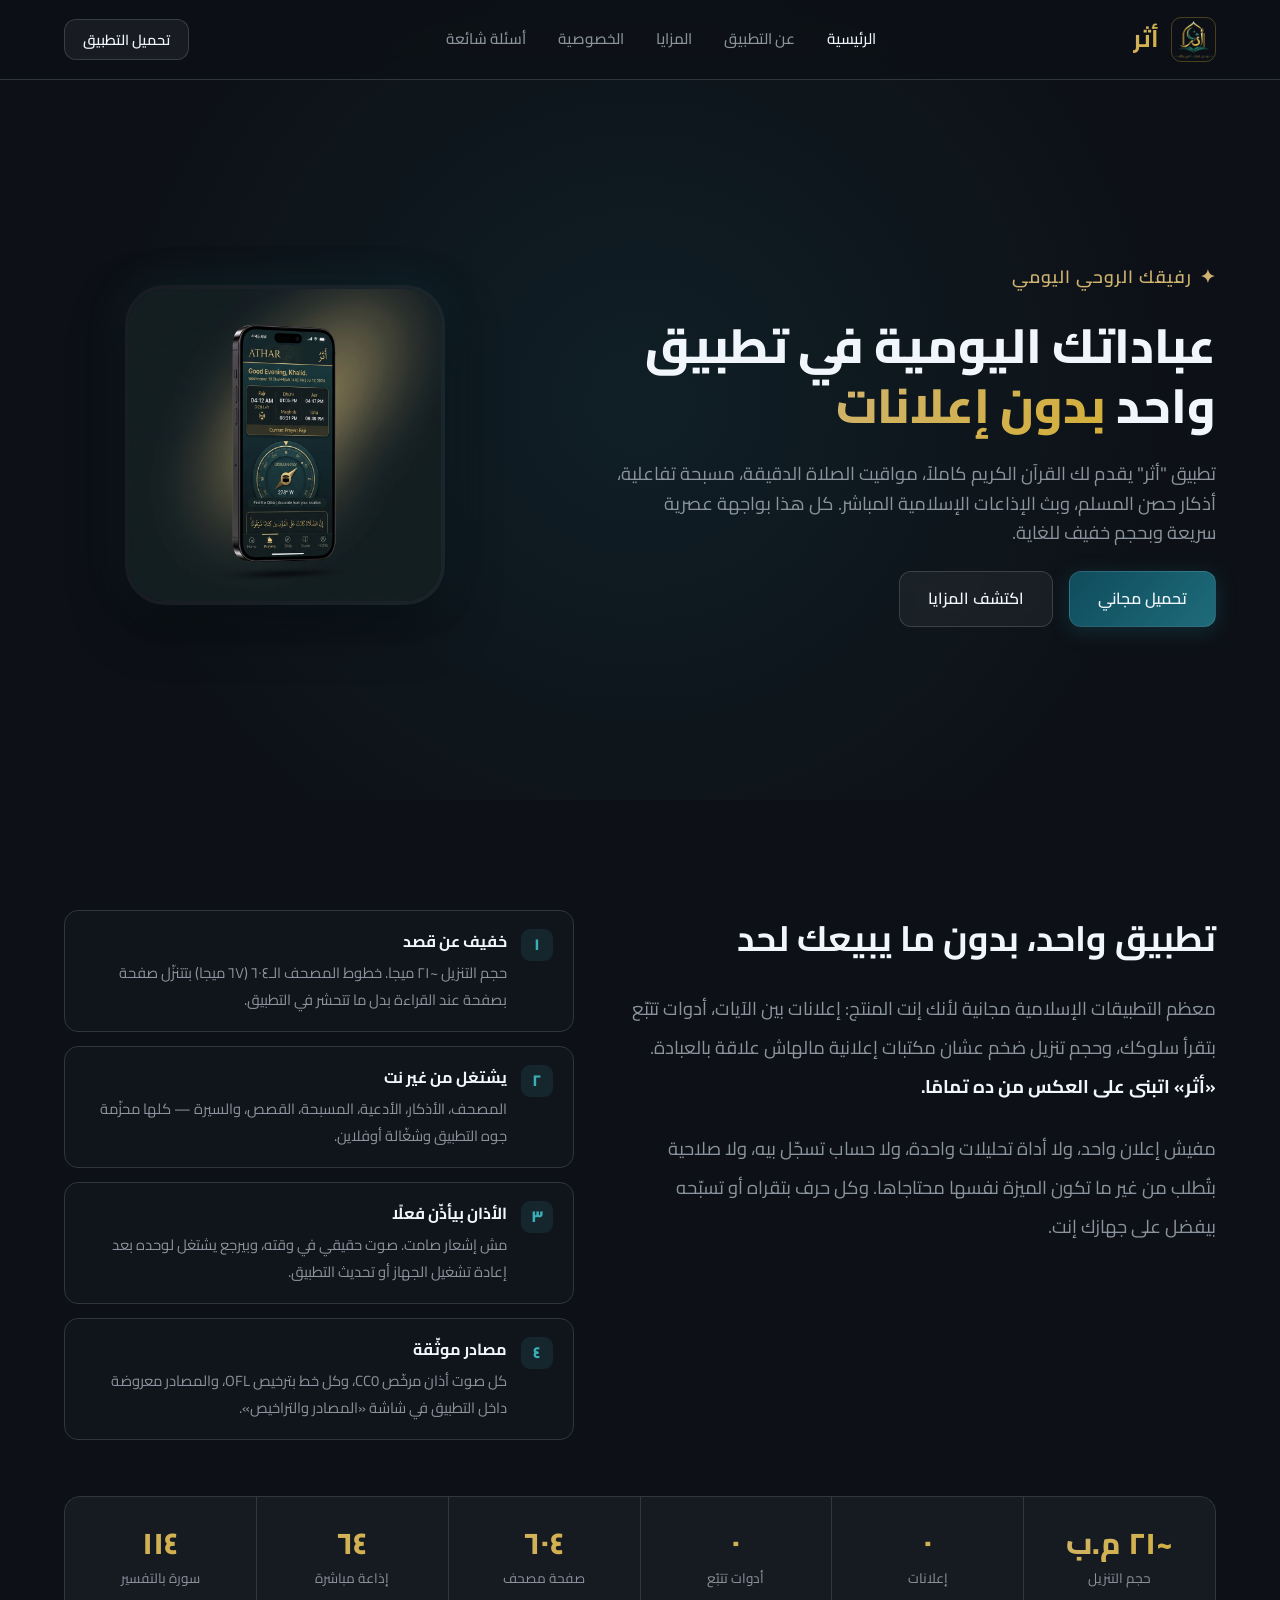
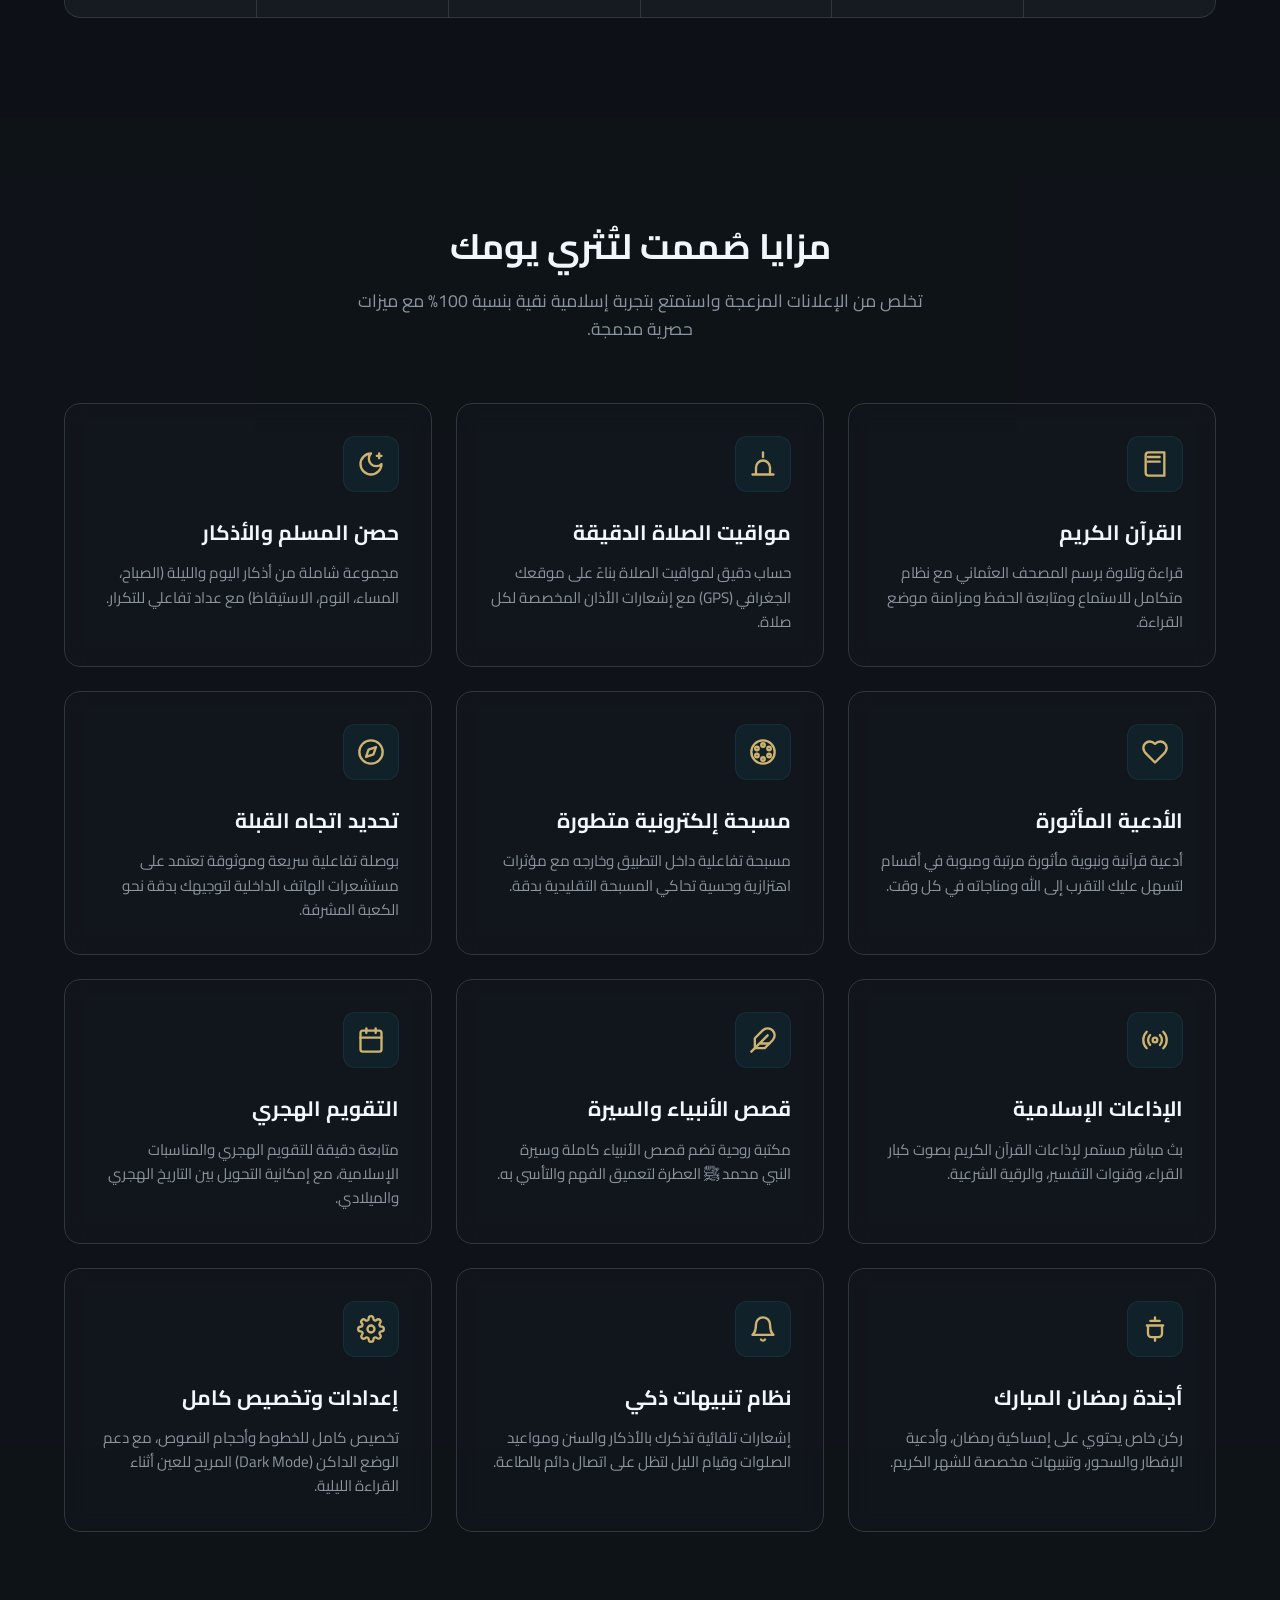
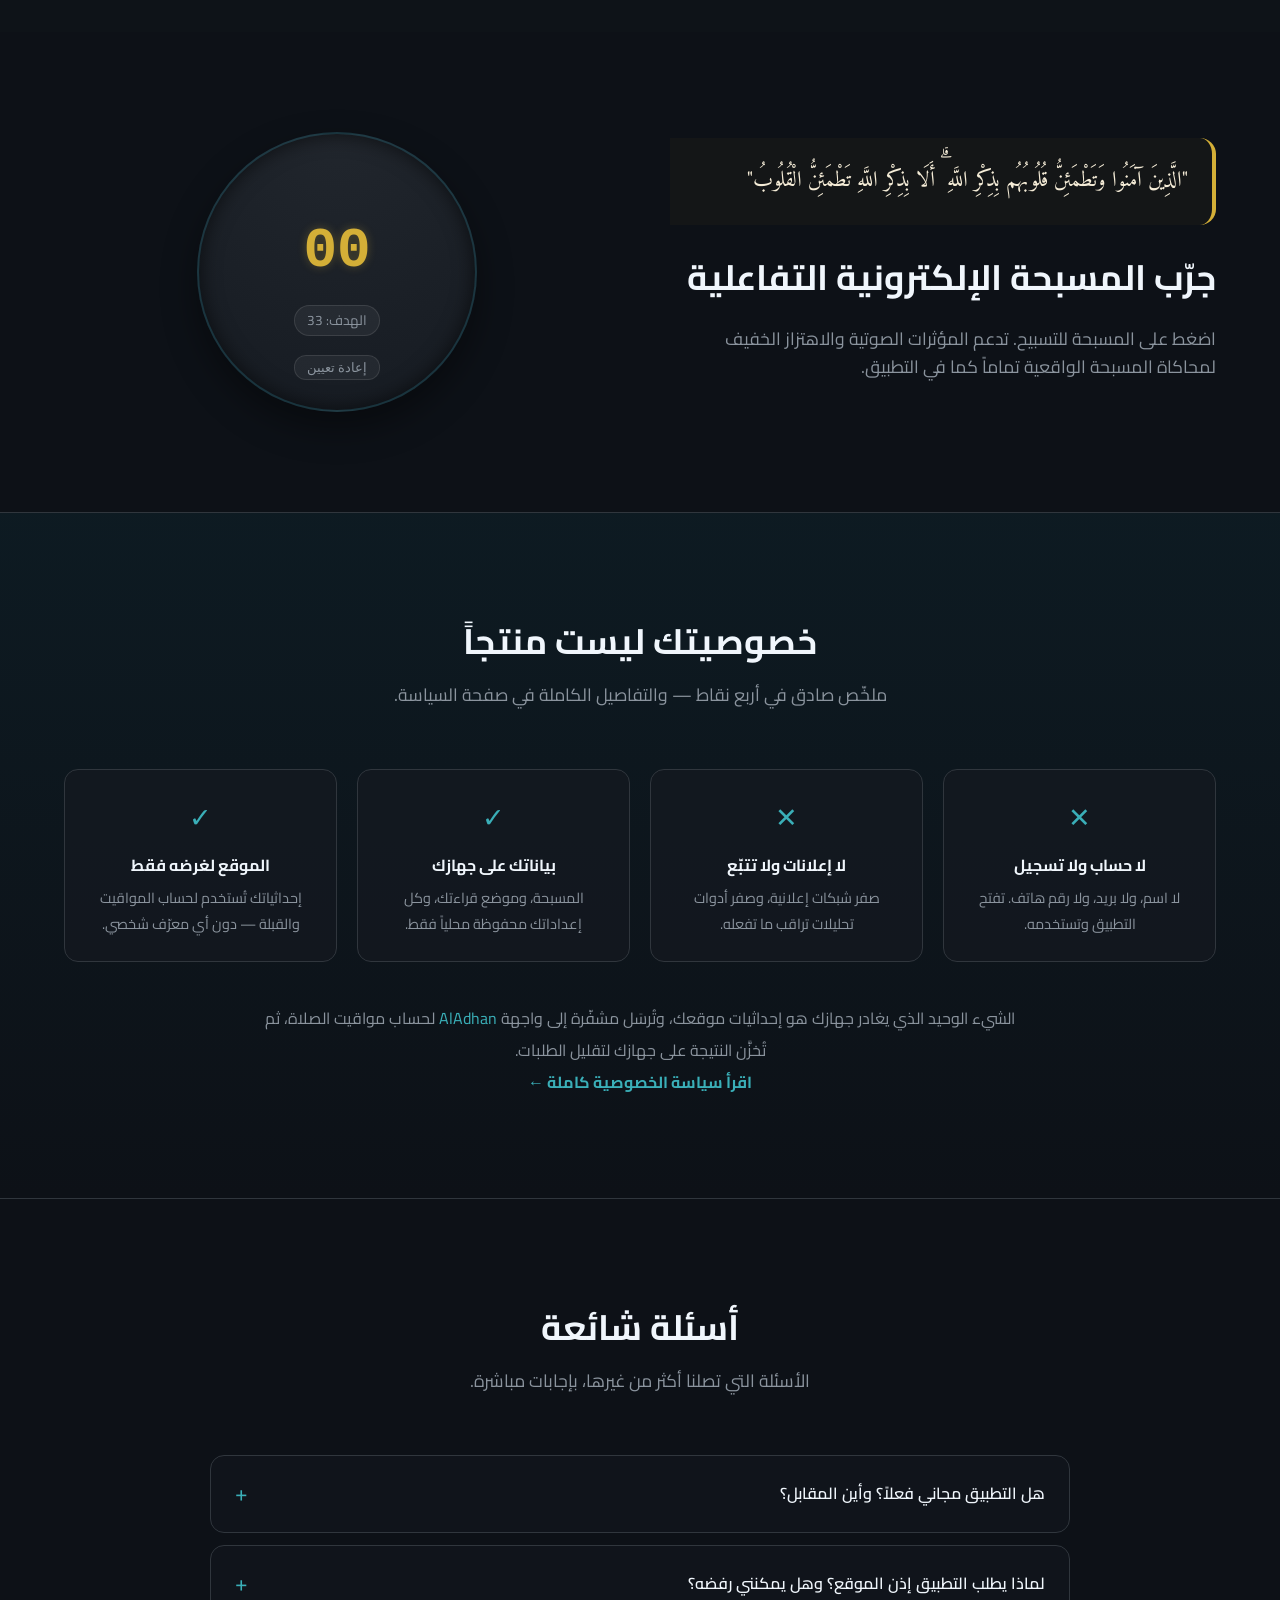
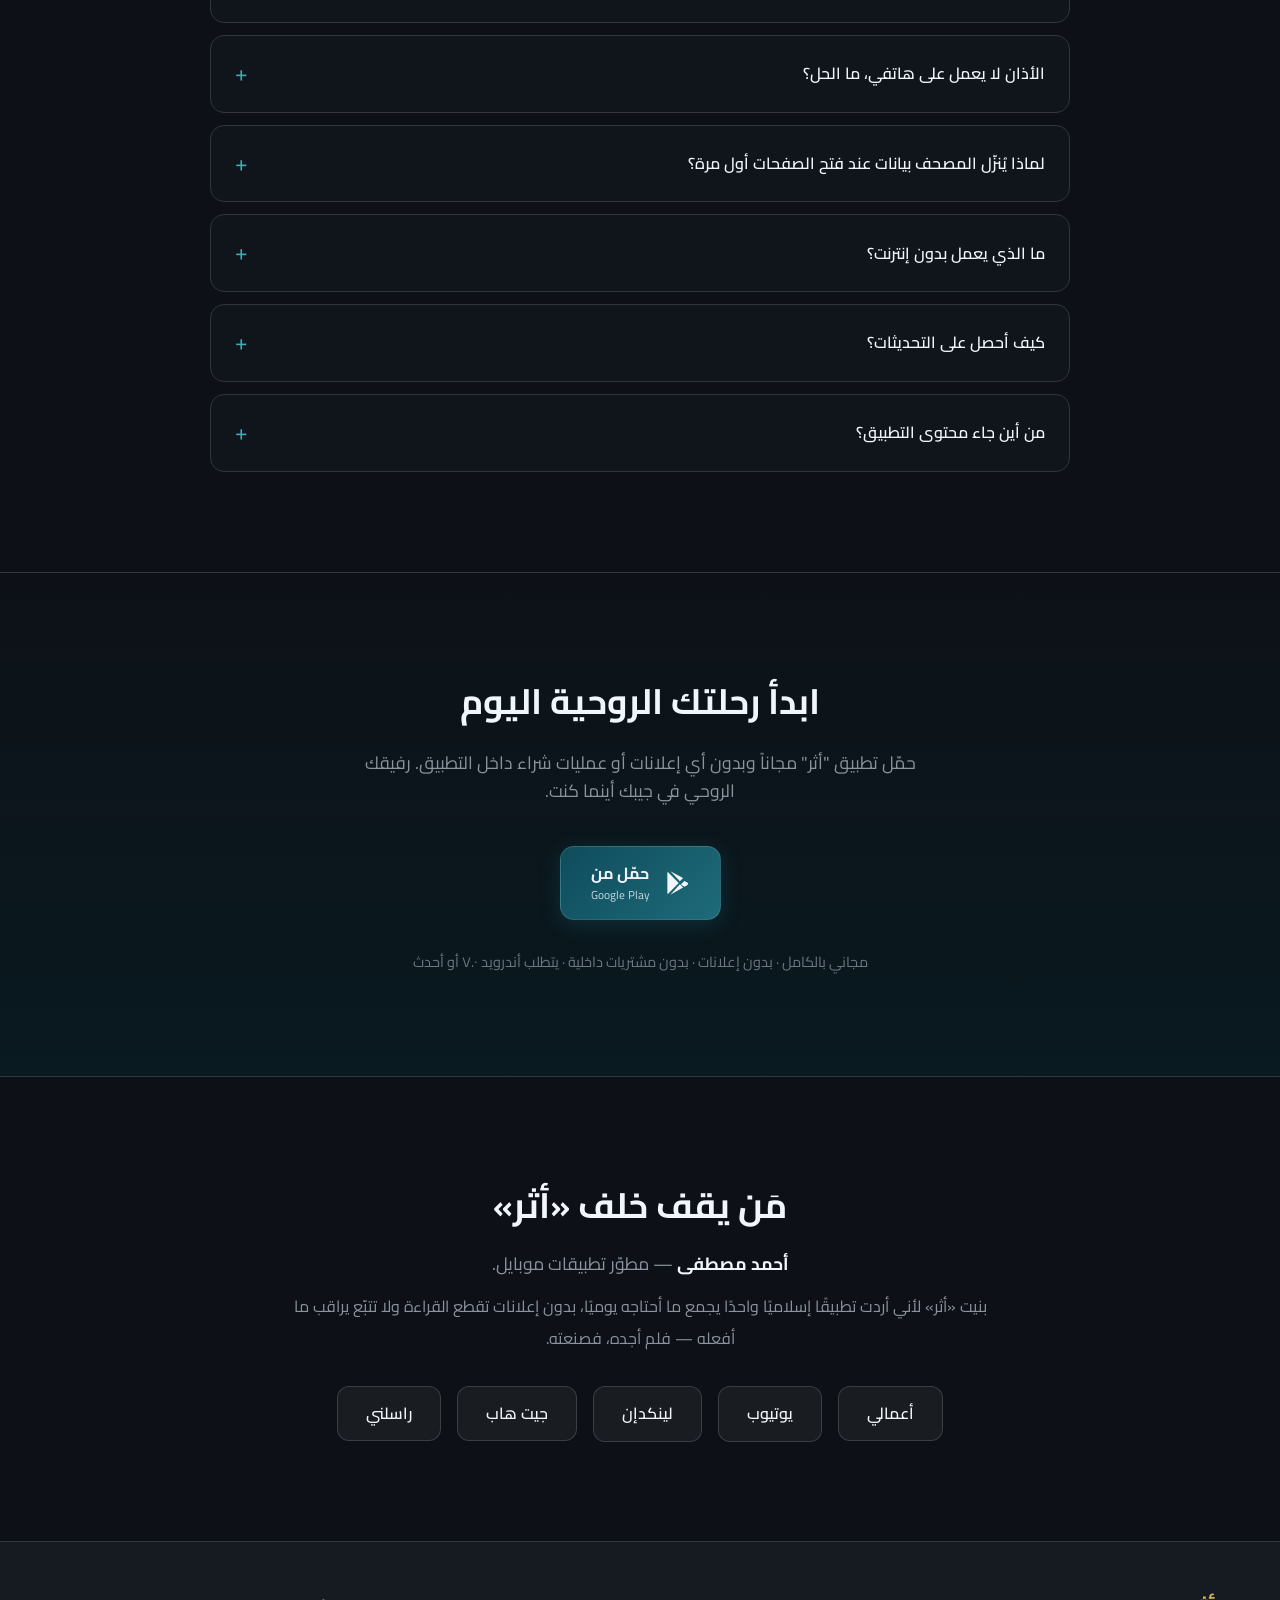
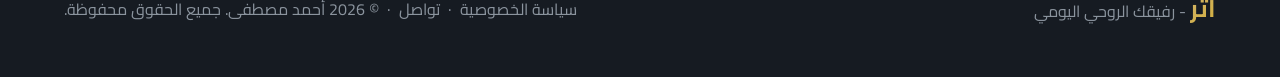
<file: index.html>
<!DOCTYPE html>
<html lang="ar" dir="rtl">
<head>
  <meta charset="UTF-8">
  <meta name="viewport" content="width=device-width, initial-scale=1.0">
  <title>أثر | رفيقك الروحي اليومي</title>
  <meta name="description" content="تطبيق أثر الإسلامي - رفيقك الروحي اليومي لمواقيت الصلاة والقرآن الكريم والأذكار والمسبحة الإلكترونية بدون إعلانات وبحجم خفيف جداً.">
  <link rel="icon" type="image/png" href="assets/logo.png">
  
  <!-- CSS Stylesheets (Modularized for Clean Code) -->
  <link rel="stylesheet" href="css/base.css">
  <link rel="stylesheet" href="css/layout.css">
  <link rel="stylesheet" href="css/components.css">
  <link rel="stylesheet" href="css/demo.css">
  <link rel="stylesheet" href="css/sections.css">
</head>
<body>

  <!-- Navbar Section -->
  <header class="header">
    <div class="container">
      <div class="logo-area" id="logo-container">
        <img src="assets/logo.png" alt="شعار تطبيق أثر" class="logo-img" id="logo-icon">
        <span class="logo-text" id="logo-title">أثر</span>
      </div>
      <nav class="nav-links" id="nav-menu">
        <a href="#hero" class="nav-link active" id="link-hero">الرئيسية</a>
        <a href="#about" class="nav-link" id="link-about">عن التطبيق</a>
        <a href="#features" class="nav-link" id="link-features">المزايا</a>
        <a href="#privacy" class="nav-link" id="link-privacy">الخصوصية</a>
        <a href="#faq" class="nav-link" id="link-faq">أسئلة شائعة</a>
      </nav>
      <a href="#download" class="btn btn-secondary" style="padding: 8px 18px; font-size: 0.9rem;" id="nav-download-btn">تحميل التطبيق</a>
    </div>
  </header>

  <!-- Hero Section -->
  <section class="hero" id="hero">
    <div class="container hero-grid">
      <div class="hero-content" id="hero-info">
        <div class="hero-subtitle" id="hero-tag"><span class="accent-dot">✦</span> رفيقك الروحي اليومي</div>
        <h1 class="hero-title" id="main-heading">عباداتك اليومية في تطبيق واحد <span>بدون إعلانات</span></h1>
        <p class="hero-description" id="hero-desc">تطبيق "أثر" يقدم لك القرآن الكريم كاملاً، مواقيت الصلاة الدقيقة، مسبحة تفاعلية، أذكار حصن المسلم، وبث الإذاعات الإسلامية المباشر. كل هذا بواجهة عصرية سريعة وبحجم خفيف للغاية.</p>
        <div class="btn-group" id="hero-buttons">
          <a href="#download" class="btn btn-primary" id="btn-hero-download">تحميل مجاني</a>
          <a href="#features" class="btn btn-secondary" id="btn-hero-learn">اكتشف المزايا</a>
        </div>
      </div>
      <div class="hero-mockup" id="hero-phone-mockup">
        <img src="assets/mockup.png" alt="واجهة تطبيق أثر على هاتف ذكي" class="mockup-img" id="mockup-image">
      </div>
    </div>
  </section>

  <!-- About Section -->
  <section class="section" id="about">
    <div class="container">
      <div class="about-grid">
        <div>
          <h2 class="section-title" style="text-align: right; margin-bottom: 24px;">تطبيق واحد، بدون ما يبيعك لحد</h2>
          <p class="about-lead">
            معظم التطبيقات الإسلامية مجانية لأنك إنت المنتج: إعلانات بين الآيات، أدوات تتبّع بتقرأ سلوكك،
            وحجم تنزيل ضخم عشان مكتبات إعلانية مالهاش علاقة بالعبادة.
            <strong>«أثر» اتبنى على العكس من ده تمامًا.</strong>
          </p>
          <p class="about-lead">
            مفيش إعلان واحد، ولا أداة تحليلات واحدة، ولا حساب تسجّل بيه، ولا صلاحية بتُطلب من غير ما تكون
            الميزة نفسها محتاجاها. وكل حرف بتقراه أو تسبّحه بيفضل على جهازك إنت.
          </p>
        </div>

        <ul class="pillar-list">
          <li class="pillar">
            <span class="pillar-mark">١</span>
            <span class="pillar-body">
              <strong>خفيف عن قصد</strong>
              <span>حجم التنزيل ~٢١ ميجا. خطوط المصحف الـ٦٠٤ (٦٧ ميجا) بتتنزّل صفحة بصفحة عند القراءة بدل ما تتحشر في التطبيق.</span>
            </span>
          </li>
          <li class="pillar">
            <span class="pillar-mark">٢</span>
            <span class="pillar-body">
              <strong>يشتغل من غير نت</strong>
              <span>المصحف، الأذكار، الأدعية، المسبحة، القصص، والسيرة — كلها محزّمة جوه التطبيق وشغّالة أوفلاين.</span>
            </span>
          </li>
          <li class="pillar">
            <span class="pillar-mark">٣</span>
            <span class="pillar-body">
              <strong>الأذان بيأذّن فعلًا</strong>
              <span>مش إشعار صامت. صوت حقيقي في وقته، وبيرجع يشتغل لوحده بعد إعادة تشغيل الجهاز أو تحديث التطبيق.</span>
            </span>
          </li>
          <li class="pillar">
            <span class="pillar-mark">٤</span>
            <span class="pillar-body">
              <strong>مصادر موثّقة</strong>
              <span>كل صوت أذان مرخّص CC0، وكل خط بترخيص OFL، والمصادر معروضة داخل التطبيق في شاشة «المصادر والتراخيص».</span>
            </span>
          </li>
        </ul>
      </div>

      <div class="stats-strip" id="stats">
        <div class="stat"><div class="stat-value">~٢١ م.ب</div><div class="stat-label">حجم التنزيل</div></div>
        <div class="stat"><div class="stat-value">٠</div><div class="stat-label">إعلانات</div></div>
        <div class="stat"><div class="stat-value">٠</div><div class="stat-label">أدوات تتبّع</div></div>
        <div class="stat"><div class="stat-value">٦٠٤</div><div class="stat-label">صفحة مصحف</div></div>
        <div class="stat"><div class="stat-value">٦٤</div><div class="stat-label">إذاعة مباشرة</div></div>
        <div class="stat"><div class="stat-value">١١٤</div><div class="stat-label">سورة بالتفسير</div></div>
      </div>
    </div>
  </section>

  <!-- Features Section -->
  <section class="section" id="features" style="background-color: rgba(22, 27, 34, 0.2);">
    <div class="container">
      <div class="section-header" id="features-header">
        <h2 class="section-title" id="features-title">مزايا صُممت لتُثري يومك</h2>
        <p class="section-desc" id="features-desc">تخلص من الإعلانات المزعجة واستمتع بتجربة إسلامية نقية بنسبة 100% مع ميزات حصرية مدمجة.</p>
      </div>
      <div class="features-grid" id="features-container"></div>
    </div>
  </section>

  <!-- Interactive Demo Section (Tasbeeh Counter) -->
  <section class="section" id="demo">
    <div class="container demo-layout">
      <div class="demo-content" id="demo-info">
        <div class="quote-card" id="quote-tasbeeh">
          "الَّذِينَ آمَنُوا وَتَطْمَئِنُّ قُلُوبُهُم بِذِكْرِ اللَّهِ ۗ أَلَا بِذِكْرِ اللَّهِ تَطْمَئِنُّ الْقُلُوبُ"
        </div>
        <h2 class="section-title" style="text-align: right; margin-bottom: 20px;" id="demo-title">جرّب المسبحة الإلكترونية التفاعلية</h2>
        <p class="section-desc" style="text-align: right; margin-bottom: 24px;" id="demo-desc">اضغط على المسبحة للتسبيح. تدعم المؤثرات الصوتية والاهتزاز الخفيف لمحاكاة المسبحة الواقعية تماماً كما في التطبيق.</p>
      </div>
      <div class="demo-interactive" id="demo-widget-container">
        <div class="tasbeeh-widget" id="tasbeeh-widget">
          <div class="tasbeeh-display" id="tasbeeh-count">00</div>
          <div class="tasbeeh-target" id="tasbeeh-target-text">الهدف: 33</div>
          <button class="tasbeeh-btn-reset" id="tasbeeh-reset">إعادة تعيين</button>
        </div>
      </div>
    </div>
  </section>

  <!-- Privacy Summary Section -->
  <section class="section privacy-band" id="privacy">
    <div class="container">
      <div class="section-header">
        <h2 class="section-title">خصوصيتك ليست منتجاً</h2>
        <p class="section-desc">ملخّص صادق في أربع نقاط — والتفاصيل الكاملة في صفحة السياسة.</p>
      </div>

      <div class="privacy-grid">
        <div class="privacy-card">
          <span class="mark">✕</span>
          <strong>لا حساب ولا تسجيل</strong>
          <span>لا اسم، ولا بريد، ولا رقم هاتف. تفتح التطبيق وتستخدمه.</span>
        </div>
        <div class="privacy-card">
          <span class="mark">✕</span>
          <strong>لا إعلانات ولا تتبّع</strong>
          <span>صفر شبكات إعلانية، وصفر أدوات تحليلات تراقب ما تفعله.</span>
        </div>
        <div class="privacy-card">
          <span class="mark">✓</span>
          <strong>بياناتك على جهازك</strong>
          <span>المسبحة، وموضع قراءتك، وكل إعداداتك محفوظة محلياً فقط.</span>
        </div>
        <div class="privacy-card">
          <span class="mark">✓</span>
          <strong>الموقع لغرضه فقط</strong>
          <span>إحداثياتك تُستخدم لحساب المواقيت والقبلة — دون أي معرّف شخصي.</span>
        </div>
      </div>

      <p class="privacy-note">
        الشيء الوحيد الذي يغادر جهازك هو إحداثيات موقعك، وتُرسَل مشفّرة إلى واجهة
        <a href="https://aladhan.com" target="_blank" rel="noopener">AlAdhan</a>
        لحساب مواقيت الصلاة، ثم تُخزَّن النتيجة على جهازك لتقليل الطلبات.
        <br>
        <a href="privacy.html" style="font-weight: 700;">اقرأ سياسة الخصوصية كاملة ←</a>
      </p>
    </div>
  </section>

  <!-- FAQ Section -->
  <section class="section" id="faq">
    <div class="container">
      <div class="section-header">
        <h2 class="section-title">أسئلة شائعة</h2>
        <p class="section-desc">الأسئلة التي تصلنا أكثر من غيرها، بإجابات مباشرة.</p>
      </div>

      <div class="faq-list">
        <details class="faq-item">
          <summary>هل التطبيق مجاني فعلاً؟ وأين المقابل؟</summary>
          <div class="faq-answer">
            مجاني بالكامل: لا إعلانات، ولا اشتراكات، ولا مشتريات داخل التطبيق، ولا نسخة «مدفوعة» بمزايا مخفية.
            لا يوجد مقابل — التطبيق مشروع شخصي، وتكلفته الحقيقية وقت لا مال.
          </div>
        </details>

        <details class="faq-item">
          <summary>لماذا يطلب التطبيق إذن الموقع؟ وهل يمكنني رفضه؟</summary>
          <div class="faq-answer">
            الموقع يُستخدم لأمرين فقط: حساب مواقيت الصلاة، وتحديد اتجاه القبلة.
            <strong>ويمكنك رفضه تماماً</strong> — يوجد خيار «تخطّي الآن» في شاشة الموقع، وتستطيع بعدها اختيار مدينتك يدوياً
            والاستفادة من كل المزايا الأخرى. التطبيق لا يطلب إذن الموقع في الخلفية إطلاقاً.
          </div>
        </details>

        <details class="faq-item">
          <summary>الأذان لا يعمل على هاتفي، ما الحل؟</summary>
          <div class="faq-answer">
            هذه ليست مشكلة في التطبيق غالباً، بل في «موفّر البطارية» لدى بعض الشركات
            (شاومي، هواوي، أوبو، فيفو، سامسونج) الذي يوقف التطبيقات في الخلفية فيمنع الأذان من الانطلاق.
            لهذا يحتوي التطبيق على <strong>شاشة إرشادية مخصصة لكل شركة</strong> تشرح الإعداد المطلوب خطوة بخطوة —
            تجدها في: الإعدادات ← التنبيهات.
          </div>
        </details>

        <details class="faq-item">
          <summary>لماذا يُنزّل المصحف بيانات عند فتح الصفحات أول مرة؟</summary>
          <div class="faq-answer">
            لأن رسم المصحف الحقيقي يحتاج خطاً مستقلاً لكل صفحة — ٦٠٤ خطوط بحجم ٦٧ ميجابايت.
            بدل حشرها كلها في التطبيق وجعل التنزيل ٨٥ ميجا، تُنزَّل الصفحة التي تقرأها فقط وتُحفظ على جهازك،
            فيبقى حجم التطبيق ~٢١ ميجا. الصفحة التي نزّلتها مرة تعمل بعدها بدون إنترنت للأبد.
          </div>
        </details>

        <details class="faq-item">
          <summary>ما الذي يعمل بدون إنترنت؟</summary>
          <div class="faq-answer">
            <strong>يعمل أوفلاين:</strong> المصحف والتفسير، الأذكار، الأدعية، المسبحة، القبلة،
            قصص الأنبياء، السيرة، والتقويم الهجري، ومواقيت الصلاة المحفوظة مسبقاً.
            <br>
            <strong>يحتاج إنترنت:</strong> تحديث المواقيت لموقع جديد، الإذاعات المباشرة،
            وتنزيل خط صفحة مصحف لم تُقرأ من قبل.
          </div>
        </details>

        <details class="faq-item">
          <summary>كيف أحصل على التحديثات؟</summary>
          <div class="faq-answer">
            التحديث يصلك <strong>داخل التطبيق نفسه</strong> — يُنزَّل في الخلفية وأنت تستخدم التطبيق عادي،
            ثم يسألك متى تريد تثبيته، دون الحاجة لفتح المتجر.
            وبعد كل تحديث تظهر لك شاشة «ما الجديد» مرة واحدة تشرح ما تغيّر بالضبط.
          </div>
        </details>

        <details class="faq-item">
          <summary>من أين جاء محتوى التطبيق؟</summary>
          <div class="faq-answer">
            كل مصدر موثّق داخل التطبيق في شاشة <strong>«المصادر والتراخيص»</strong>: نص المصحف، التفسير، الأذكار،
            أصوات الأذان (جميعها برخصة CC0)، والخطوط (برخصة OFL مع نصوص التراخيص كاملة).
            نعرض المصادر بصراحة، بما فيها ما لم تُحسم حقوقه بعد.
          </div>
        </details>
      </div>
    </div>
  </section>

  <!-- Download Section -->
  <section class="section" id="download" style="background: linear-gradient(180deg, var(--bg-dark), #091a20); border-top: 1px solid var(--divider-dark);">
    <div class="container" style="text-align: center;">
      <h2 class="section-title" style="margin-bottom: 20px;" id="download-title">ابدأ رحلتك الروحية اليوم</h2>
      <p class="section-desc" style="margin: 0 auto 40px;" id="download-desc">حمّل تطبيق "أثر" مجاناً وبدون أي إعلانات أو عمليات شراء داخل التطبيق. رفيقك الروحي في جيبك أينما كنت.</p>
      <div class="btn-group" style="justify-content: center;" id="download-buttons">
        <!-- TODO(release): the listing goes live only after the first Play upload
             is reviewed. Until then this link resolves to "item not found". -->
        <a href="https://play.google.com/store/apps/details?id=com.ahmedmostafa.athar"
           target="_blank" rel="noopener" class="store-badge" id="btn-download-now">
          <svg viewBox="0 0 24 24" fill="currentColor" aria-hidden="true"><path d="M3.6 1.8a1 1 0 0 0-.5.9v18.6a1 1 0 0 0 .5.9l10-10.2zm11.1 8.5 2.9-3L5.9 1.2zM5.9 22.8l11.7-6.6-2.9-3zm12.9-7.3 2.7-1.5c.9-.5.9-1.9 0-2.4l-2.7-1.5-3.2 3.2z"/></svg>
          <span>
            حمّل من
            <small>Google Play</small>
          </span>
        </a>
      </div>
      <p class="download-meta">
        مجاني بالكامل · بدون إعلانات · بدون مشتريات داخلية · يتطلب أندرويد ٧.٠ أو أحدث
      </p>
    </div>
  </section>

  <!-- Developer Section -->
  <section class="section" id="developer" style="border-top: 1px solid var(--divider-dark);">
    <div class="container" style="max-width: 780px; text-align: center;">
      <h2 class="section-title" style="margin-bottom: 16px;">مَن يقف خلف «أثر»</h2>
      <p class="section-desc" style="margin: 0 auto 12px;">
        <strong style="color: var(--text-primary);">أحمد مصطفى</strong> — مطوّر تطبيقات موبايل.
      </p>
      <p class="privacy-note" style="margin-bottom: 32px;">
        بنيت «أثر» لأني أردت تطبيقًا إسلاميًا واحدًا يجمع ما أحتاجه يوميًا،
        بدون إعلانات تقطع القراءة ولا تتبّع يراقب ما أفعله — فلم أجده، فصنعته.
      </p>
      <div class="btn-group" style="justify-content: center;">
        <a href="https://ahmed-mustafa-pro.vercel.app/" target="_blank" rel="noopener" class="btn btn-secondary">أعمالي</a>
        <a href="https://www.youtube.com/@AhmedMustafa-ComputerScience" target="_blank" rel="noopener" class="btn btn-secondary">يوتيوب</a>
        <a href="https://www.linkedin.com/in/ahmed-mostafa17/" target="_blank" rel="noopener" class="btn btn-secondary">لينكدإن</a>
        <a href="https://github.com/ahmedmostafa147" target="_blank" rel="noopener" class="btn btn-secondary">جيت هاب</a>
        <a href="mailto:ahmed.mustafa.developer@gmail.com" class="btn btn-secondary">راسلني</a>
      </div>
    </div>
  </section>

  <!-- Footer Section -->
  <footer class="footer" id="main-footer">
    <div class="container footer-content">
      <div class="footer-logo" id="footer-brand">
        <span class="logo-text">أثر</span> - رفيقك الروحي اليومي
      </div>
      <div class="footer-copy" id="footer-copyright">
        <a href="privacy.html" id="footer-privacy-link" style="color: inherit;">سياسة الخصوصية</a>
        &nbsp;·&nbsp;
        <a href="mailto:ahmed.mustafa.developer@gmail.com" style="color: inherit;">تواصل</a>
        &nbsp;·&nbsp;
        &copy; <span id="current-year"></span> أحمد مصطفى. جميع الحقوق محفوظة.
      </div>
    </div>
  </footer>

  <!-- Scripts for Interactivity -->
  <script src="js/features.js" id="script-features"></script>
  <script src="js/main.js" id="script-main"></script>
</body>
</html>
</file>
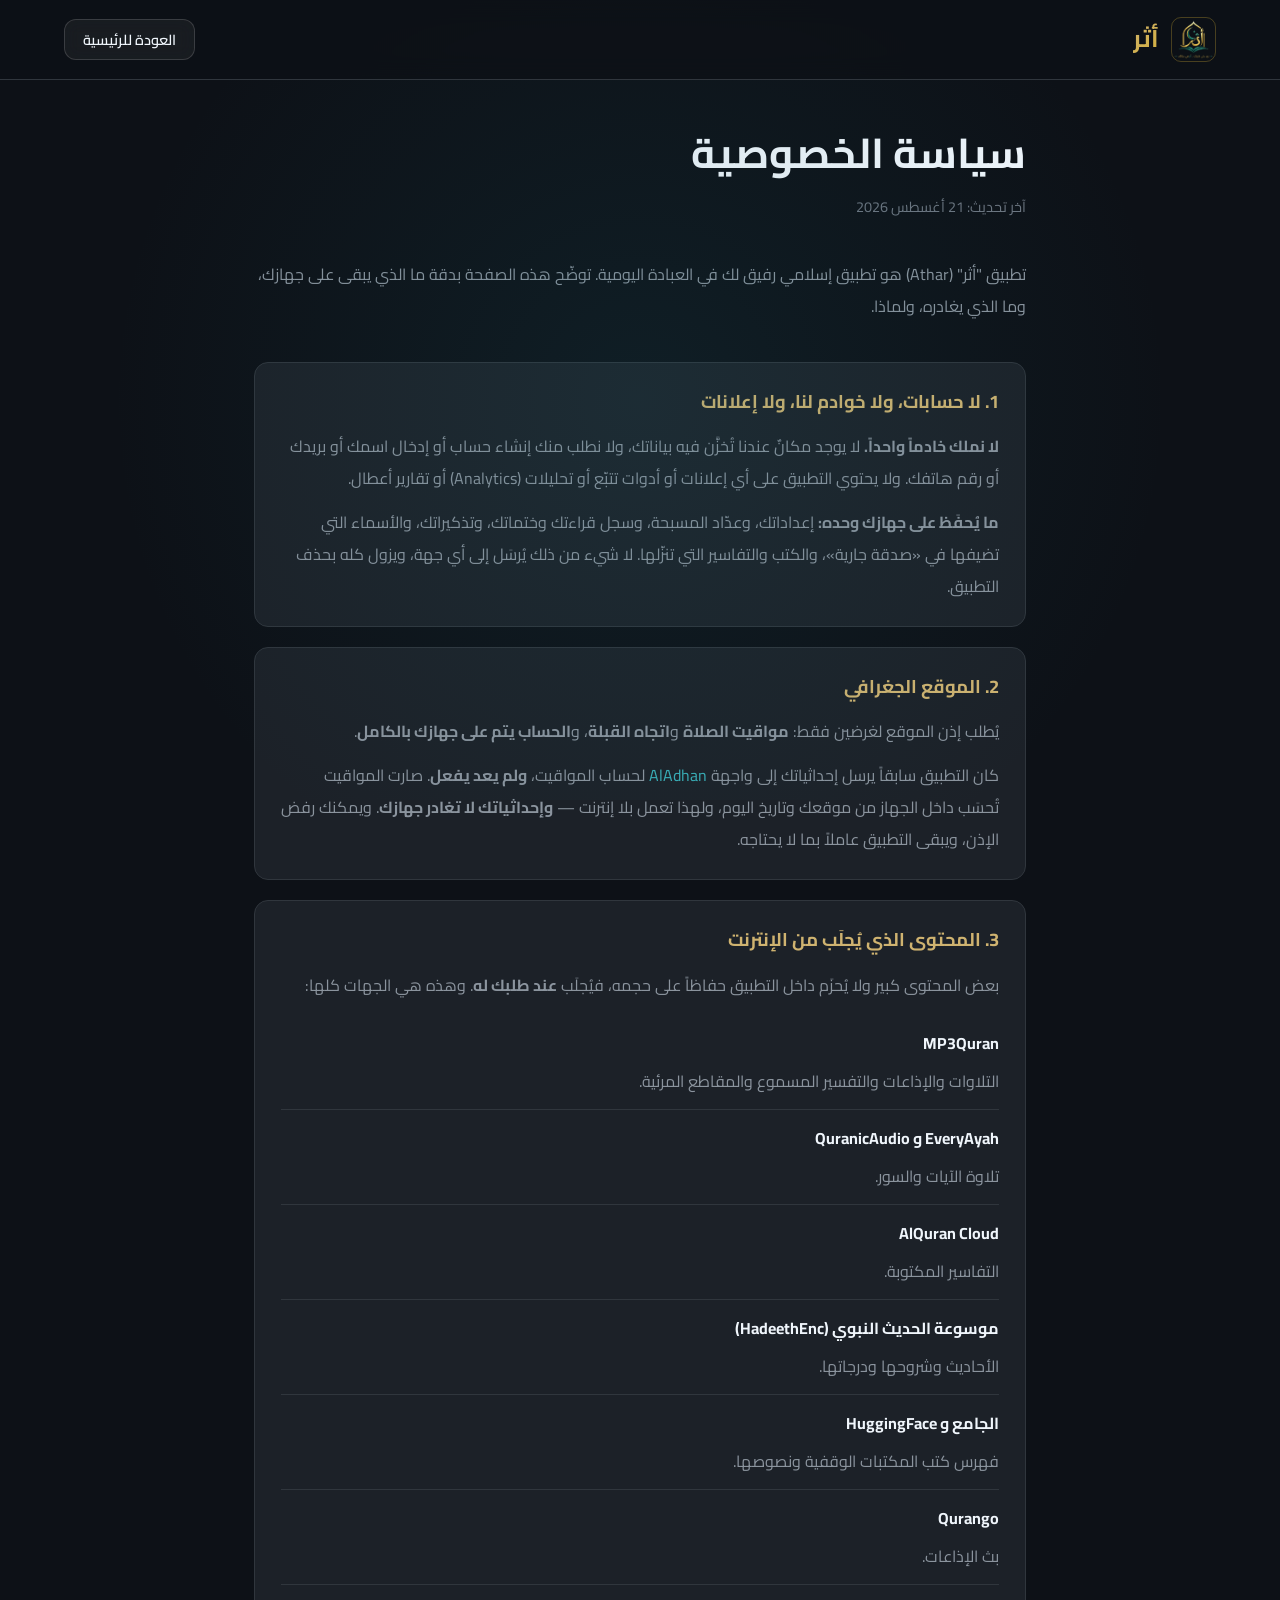
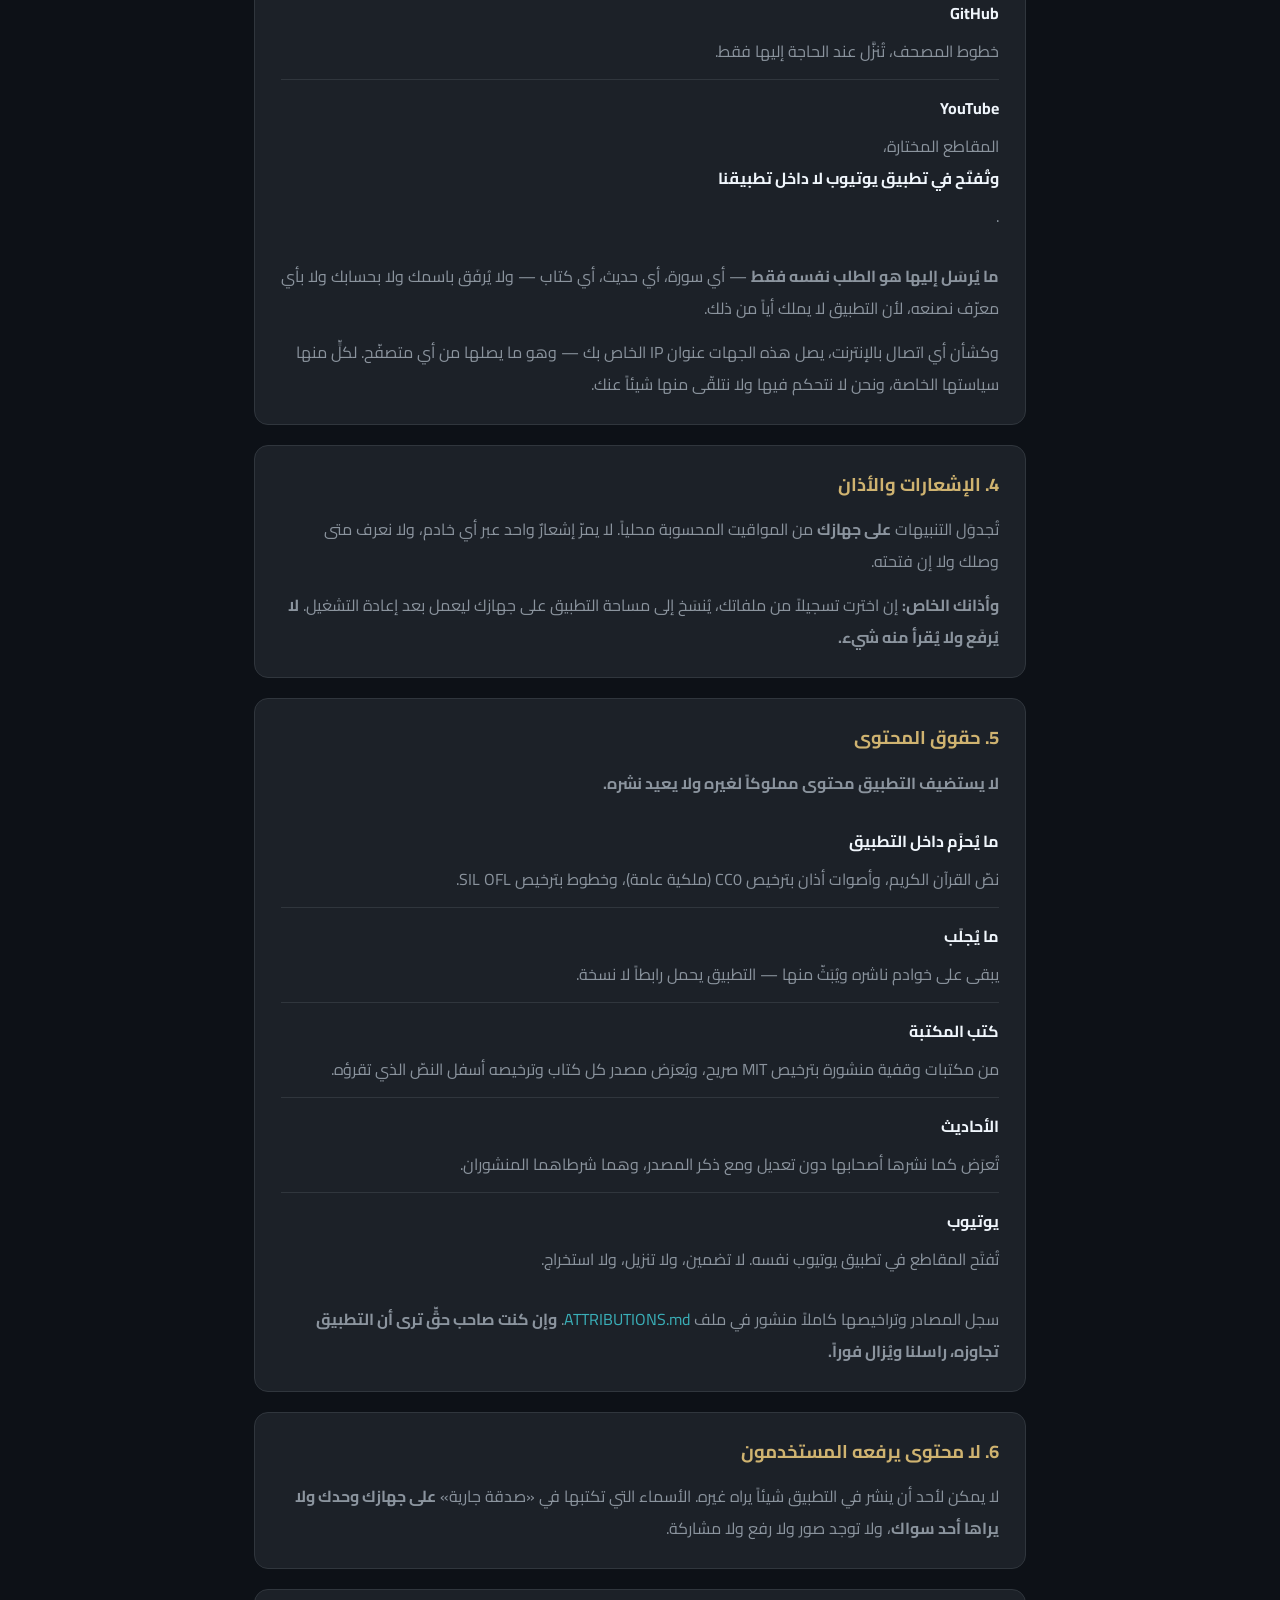
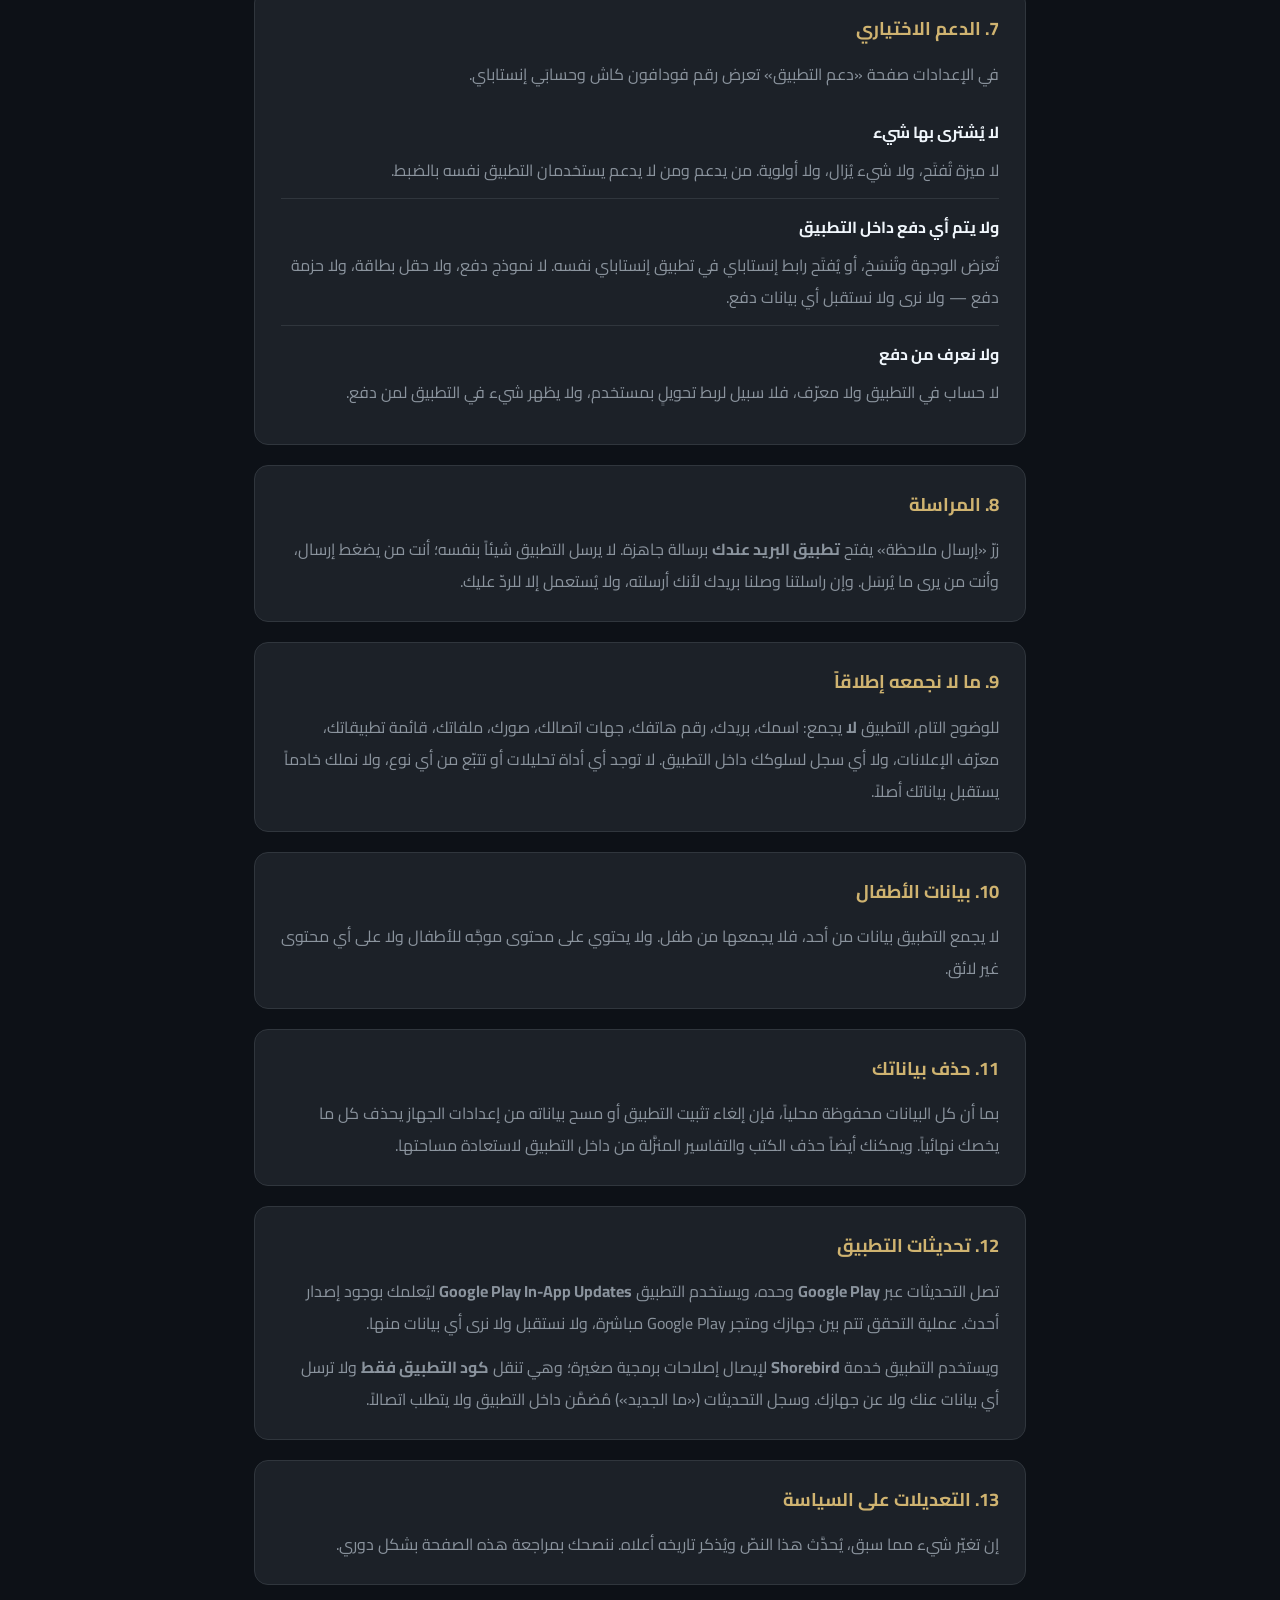
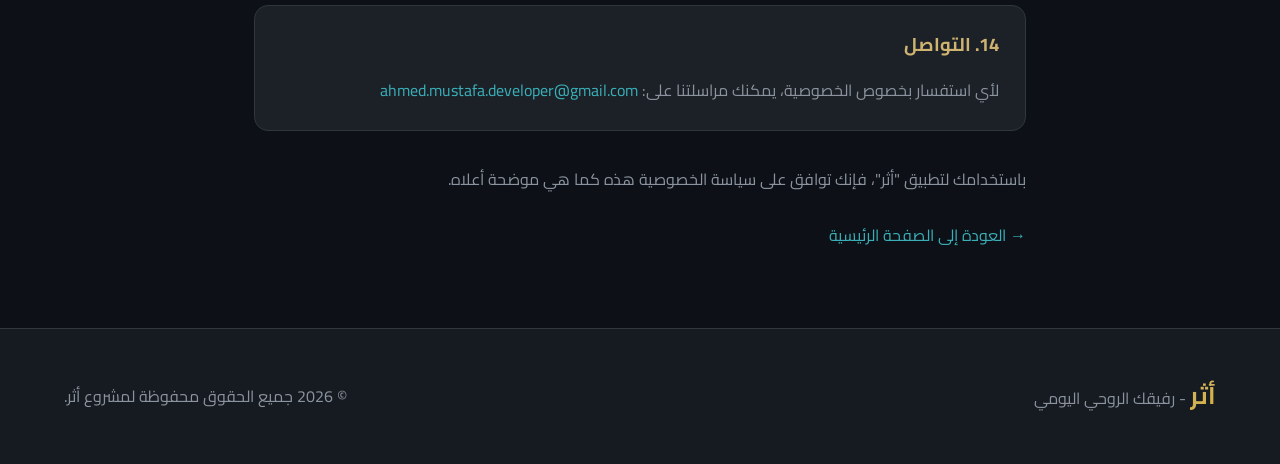
<file: privacy.html>
<!DOCTYPE html>
<html lang="ar" dir="rtl">
<head>
  <meta charset="UTF-8">
  <meta name="viewport" content="width=device-width, initial-scale=1.0">
  <title>سياسة الخصوصية | تطبيق أثر</title>
  <meta name="description" content="سياسة الخصوصية لتطبيق أثر الإسلامي - كيف نتعامل مع بياناتك وصلاحيات الوصول التي يطلبها التطبيق.">
  <link rel="icon" type="image/png" href="assets/logo.png">

  <link rel="stylesheet" href="css/base.css">
  <link rel="stylesheet" href="css/layout.css">
  <link rel="stylesheet" href="css/components.css">

  <style>
    .policy-wrap {
      max-width: 820px;
      margin: 0 auto;
      padding: 120px 24px 80px;
    }
    .policy-wrap h1 {
      font-size: clamp(1.8rem, 4vw, 2.6rem);
      color: var(--text-primary);
      margin-bottom: 8px;
    }
    .policy-updated {
      color: var(--text-tertiary);
      font-size: 0.9rem;
      margin-bottom: 40px;
    }
    .policy-intro {
      color: var(--text-secondary);
      line-height: 2;
      margin-bottom: 40px;
    }
    .policy-section {
      background: var(--card-dark);
      border: 1px solid var(--divider-dark);
      border-radius: 14px;
      padding: 24px 26px;
      margin-bottom: 20px;
    }
    .policy-section h2 {
      font-size: 1.15rem;
      color: var(--accent-sand);
      margin-bottom: 14px;
    }
    .policy-section p,
    .policy-section li {
      color: var(--text-secondary);
      line-height: 2;
    }
    .policy-section ul {
      list-style: none;
      padding: 0;
      margin: 0;
    }
    .policy-section li {
      padding: 12px 0;
      border-bottom: 1px solid var(--divider-dark);
    }
    .policy-section li:last-child { border-bottom: none; }
    .policy-section li strong {
      display: block;
      color: var(--text-primary);
      margin-bottom: 6px;
    }
    .policy-section a { color: var(--primary-soft); }
    .policy-back {
      display: inline-block;
      margin-top: 28px;
      color: var(--primary-soft);
      text-decoration: none;
    }
    .policy-back:hover { text-decoration: underline; }
  </style>
</head>
<body>

  <header class="header">
    <div class="container">
      <a href="index.html" class="logo-area" style="text-decoration: none;">
        <img src="assets/logo.png" alt="شعار تطبيق أثر" class="logo-img">
        <span class="logo-text">أثر</span>
      </a>
      <a href="index.html" class="btn btn-secondary" style="padding: 8px 18px; font-size: 0.9rem;">العودة للرئيسية</a>
    </div>
  </header>

  <main class="policy-wrap">
    <h1>سياسة الخصوصية</h1>
    <p class="policy-updated">آخر تحديث: 21 أغسطس 2026</p>

    <p class="policy-intro">
      تطبيق "أثر" (Athar) هو تطبيق إسلامي رفيق لك في العبادة اليومية.
      توضّح هذه الصفحة بدقة ما الذي يبقى على جهازك، وما الذي يغادره، ولماذا.
    </p>

    <section class="policy-section">
      <h2>1. لا حسابات، ولا خوادم لنا، ولا إعلانات</h2>
      <p>
        <strong>لا نملك خادماً واحداً.</strong> لا يوجد مكانٌ عندنا تُخزَّن فيه بياناتك، ولا نطلب منك
        إنشاء حساب أو إدخال اسمك أو بريدك أو رقم هاتفك. ولا يحتوي التطبيق على أي إعلانات
        أو أدوات تتبّع أو تحليلات (Analytics) أو تقارير أعطال.
      </p>
      <p style="margin-top: 12px;">
        <strong>ما يُحفَظ على جهازك وحده:</strong> إعداداتك، وعدّاد المسبحة، وسجل قراءتك وختماتك،
        وتذكيراتك، والأسماء التي تضيفها في «صدقة جارية»، والكتب والتفاسير التي تنزّلها.
        لا شيء من ذلك يُرسَل إلى أي جهة، ويزول كله بحذف التطبيق.
      </p>
    </section>

    <section class="policy-section">
      <h2>2. الموقع الجغرافي</h2>
      <p>
        يُطلب إذن الموقع لغرضين فقط: <strong>مواقيت الصلاة</strong> و<strong>اتجاه القبلة</strong>،
        و<strong>الحساب يتم على جهازك بالكامل</strong>.
      </p>
      <p style="margin-top: 12px;">
        كان التطبيق سابقاً يرسل إحداثياتك إلى واجهة <a href="https://aladhan.com">AlAdhan</a>
        لحساب المواقيت، <strong>ولم يعد يفعل</strong>. صارت المواقيت تُحسَب داخل الجهاز من موقعك
        وتاريخ اليوم، ولهذا تعمل بلا إنترنت — <strong>وإحداثياتك لا تغادر جهازك</strong>.
        ويمكنك رفض الإذن، ويبقى التطبيق عاملاً بما لا يحتاجه.
      </p>
    </section>

    <section class="policy-section">
      <h2>3. المحتوى الذي يُجلَب من الإنترنت</h2>
      <p>
        بعض المحتوى كبير ولا يُحزَم داخل التطبيق حفاظاً على حجمه، فيُجلَب <strong>عند طلبك له</strong>.
        وهذه هي الجهات كلها:
      </p>
      <ul style="margin-top: 14px;">
        <li>
          <strong>MP3Quran</strong>
          التلاوات والإذاعات والتفسير المسموع والمقاطع المرئية.
        </li>
        <li>
          <strong>EveryAyah و QuranicAudio</strong>
          تلاوة الآيات والسور.
        </li>
        <li>
          <strong>AlQuran Cloud</strong>
          التفاسير المكتوبة.
        </li>
        <li>
          <strong>موسوعة الحديث النبوي (HadeethEnc)</strong>
          الأحاديث وشروحها ودرجاتها.
        </li>
        <li>
          <strong>الجامع و HuggingFace</strong>
          فهرس كتب المكتبات الوقفية ونصوصها.
        </li>
        <li>
          <strong>Qurango</strong>
          بث الإذاعات.
        </li>
        <li>
          <strong>GitHub</strong>
          خطوط المصحف، تُنزَّل عند الحاجة إليها فقط.
        </li>
        <li>
          <strong>YouTube</strong>
          المقاطع المختارة، <strong>وتُفتَح في تطبيق يوتيوب لا داخل تطبيقنا</strong>.
        </li>
      </ul>
      <p style="margin-top: 16px;">
        <strong>ما يُرسَل إليها هو الطلب نفسه فقط</strong> — أي سورة، أي حديث، أي كتاب — ولا يُرفَق
        باسمك ولا بحسابك ولا بأي معرّف نصنعه، لأن التطبيق لا يملك أياً من ذلك.
      </p>
      <p style="margin-top: 12px;">
        وكشأن أي اتصال بالإنترنت، يصل هذه الجهات عنوان IP الخاص بك — وهو ما يصلها من أي متصفّح.
        لكلٍّ منها سياستها الخاصة، ونحن لا نتحكم فيها ولا نتلقّى منها شيئاً عنك.
      </p>
    </section>

    <section class="policy-section">
      <h2>4. الإشعارات والأذان</h2>
      <p>
        تُجدوَل التنبيهات <strong>على جهازك</strong> من المواقيت المحسوبة محلياً. لا يمرّ إشعارٌ واحد
        عبر أي خادم، ولا نعرف متى وصلك ولا إن فتحته.
      </p>
      <p style="margin-top: 12px;">
        <strong>وأذانك الخاص:</strong> إن اخترت تسجيلاً من ملفاتك، يُنسَخ إلى مساحة التطبيق على جهازك
        ليعمل بعد إعادة التشغيل. <strong>لا يُرفَع ولا يُقرأ منه شيء.</strong>
      </p>
    </section>

    <section class="policy-section">
      <h2>5. حقوق المحتوى</h2>
      <p><strong>لا يستضيف التطبيق محتوى مملوكاً لغيره ولا يعيد نشره.</strong></p>
      <ul style="margin-top: 14px;">
        <li>
          <strong>ما يُحزَم داخل التطبيق</strong>
          نصّ القرآن الكريم، وأصوات أذان بترخيص CC0 (ملكية عامة)، وخطوط بترخيص SIL OFL.
        </li>
        <li>
          <strong>ما يُجلَب</strong>
          يبقى على خوادم ناشره ويُبَثّ منها — التطبيق يحمل رابطاً لا نسخة.
        </li>
        <li>
          <strong>كتب المكتبة</strong>
          من مكتبات وقفية منشورة بترخيص MIT صريح، ويُعرَض مصدر كل كتاب وترخيصه أسفل النصّ الذي تقرؤه.
        </li>
        <li>
          <strong>الأحاديث</strong>
          تُعرَض كما نشرها أصحابها دون تعديل ومع ذكر المصدر، وهما شرطاهما المنشوران.
        </li>
        <li>
          <strong>يوتيوب</strong>
          تُفتَح المقاطع في تطبيق يوتيوب نفسه. لا تضمين، ولا تنزيل، ولا استخراج.
        </li>
      </ul>
      <p style="margin-top: 16px;">
        سجل المصادر وتراخيصها كاملاً منشور في ملف
        <a href="https://github.com/ahmedmostafa147/Ather/blob/main/ATTRIBUTIONS.md">ATTRIBUTIONS.md</a>.
        <strong>وإن كنت صاحب حقٍّ ترى أن التطبيق تجاوزه، راسلنا ويُزال فوراً.</strong>
      </p>
    </section>

    <section class="policy-section">
      <h2>6. لا محتوى يرفعه المستخدمون</h2>
      <p>
        لا يمكن لأحد أن ينشر في التطبيق شيئاً يراه غيره. الأسماء التي تكتبها في «صدقة جارية»
        <strong>على جهازك وحدك ولا يراها أحد سواك</strong>، ولا توجد صور ولا رفع ولا مشاركة.
      </p>
    </section>

    <section class="policy-section">
      <h2>7. الدعم الاختياري</h2>
      <p>
        في الإعدادات صفحة «دعم التطبيق» تعرض رقم فودافون كاش وحسابَي إنستاباي.
      </p>
      <ul style="margin-top: 14px;">
        <li>
          <strong>لا يُشترى بها شيء</strong>
          لا ميزة تُفتَح، ولا شيء يُزال، ولا أولوية. من يدعم ومن لا يدعم يستخدمان التطبيق نفسه بالضبط.
        </li>
        <li>
          <strong>ولا يتم أي دفع داخل التطبيق</strong>
          تُعرَض الوجهة وتُنسَخ، أو يُفتَح رابط إنستاباي في تطبيق إنستاباي نفسه. لا نموذج دفع،
          ولا حقل بطاقة، ولا حزمة دفع — ولا نرى ولا نستقبل أي بيانات دفع.
        </li>
        <li>
          <strong>ولا نعرف من دفع</strong>
          لا حساب في التطبيق ولا معرّف، فلا سبيل لربط تحويلٍ بمستخدم، ولا يظهر شيء في التطبيق لمن دفع.
        </li>
      </ul>
    </section>

    <section class="policy-section">
      <h2>8. المراسلة</h2>
      <p>
        زرّ «إرسال ملاحظة» يفتح <strong>تطبيق البريد عندك</strong> برسالة جاهزة. لا يرسل التطبيق شيئاً
        بنفسه؛ أنت من يضغط إرسال، وأنت من يرى ما يُرسَل. وإن راسلتنا وصلنا بريدك لأنك أرسلته،
        ولا يُستعمل إلا للردّ عليك.
      </p>
    </section>

    <section class="policy-section">
      <h2>9. ما لا نجمعه إطلاقاً</h2>
      <p>
        للوضوح التام، التطبيق <strong>لا</strong> يجمع: اسمك، بريدك، رقم هاتفك، جهات اتصالك، صورك،
        ملفاتك، قائمة تطبيقاتك، معرّف الإعلانات، ولا أي سجل لسلوكك داخل التطبيق.
        لا توجد أي أداة تحليلات أو تتبّع من أي نوع، ولا نملك خادماً يستقبل بياناتك أصلاً.
      </p>
    </section>

    <section class="policy-section">
      <h2>10. بيانات الأطفال</h2>
      <p>
        لا يجمع التطبيق بيانات من أحد، فلا يجمعها من طفل. ولا يحتوي على محتوى موجَّه للأطفال
        ولا على أي محتوى غير لائق.
      </p>
    </section>

    <section class="policy-section">
      <h2>11. حذف بياناتك</h2>
      <p>
        بما أن كل البيانات محفوظة محلياً، فإن إلغاء تثبيت التطبيق أو مسح بياناته من إعدادات الجهاز
        يحذف كل ما يخصك نهائياً. ويمكنك أيضاً حذف الكتب والتفاسير المنزَّلة من داخل التطبيق
        لاستعادة مساحتها.
      </p>
    </section>

    <section class="policy-section">
      <h2>12. تحديثات التطبيق</h2>
      <p>
        تصل التحديثات عبر <strong>Google Play</strong> وحده، ويستخدم التطبيق
        <strong>Google Play In-App Updates</strong> ليُعلمك بوجود إصدار أحدث. عملية التحقق تتم بين
        جهازك ومتجر Google Play مباشرة، ولا نستقبل ولا نرى أي بيانات منها.
      </p>
      <p style="margin-top: 12px;">
        ويستخدم التطبيق خدمة <strong>Shorebird</strong> لإيصال إصلاحات برمجية صغيرة؛ وهي تنقل
        <strong>كود التطبيق فقط</strong> ولا ترسل أي بيانات عنك ولا عن جهازك.
        وسجل التحديثات («ما الجديد») مُضمَّن داخل التطبيق ولا يتطلب اتصالاً.
      </p>
    </section>

    <section class="policy-section">
      <h2>13. التعديلات على السياسة</h2>
      <p>
        إن تغيّر شيء مما سبق، يُحدَّث هذا النصّ ويُذكر تاريخه أعلاه.
        ننصحك بمراجعة هذه الصفحة بشكل دوري.
      </p>
    </section>

    <section class="policy-section">
      <h2>14. التواصل</h2>
      <p>
        لأي استفسار بخصوص الخصوصية، يمكنك مراسلتنا على:
        <a href="mailto:ahmed.mustafa.developer@gmail.com">ahmed.mustafa.developer@gmail.com</a>
      </p>
    </section>

    <p style="color: var(--text-secondary); line-height: 2; margin-top: 32px;">
      باستخدامك لتطبيق "أثر"، فإنك توافق على سياسة الخصوصية هذه كما هي موضحة أعلاه.
    </p>

    <a href="index.html" class="policy-back">→ العودة إلى الصفحة الرئيسية</a>
  </main>

  <footer class="footer">
    <div class="container footer-content">
      <div class="footer-logo">
        <span class="logo-text">أثر</span> - رفيقك الروحي اليومي
      </div>
      <div class="footer-copy">
        &copy; <span id="current-year"></span> جميع الحقوق محفوظة لمشروع أثر.
      </div>
    </div>
  </footer>

  <script>
    document.getElementById('current-year').textContent = new Date().getFullYear();
  </script>
</body>
</html>
</file>
<file: css/base.css>
/* ==========================================================================
   ATHAR LANDING PAGE - BASE STYLES & VARIABLES
   ========================================================================== */

@import url('https://fonts.googleapis.com/css2?family=Amiri:ital,wght@0,400;0,700;1,400;1,700&family=Cairo:wght@300;400;500;600;700;800&family=Tajawal:wght@300;400;500;700;900&display=swap');

:root {
  /* Core Color Palette (Matching Flutter App Theme) */
  --bg-dark: #0D1117;
  --surface-dark: #161B22;
  --surface-variant: #21262D;
  --card-dark: #1C2128;
  --card-elevated: #252B33;
  --divider-dark: #30363D;
  
  --primary-deep: #0F4C5C;
  --primary-teal: #1E6B7A;
  --primary-light: #2A8F9C;
  --primary-soft: #3AAFB8;
  
  --accent-gold: #D4AF37;
  --accent-sand: #CFB370;
  --accent-soft: #E5D4A1;
  --accent-cream: #F5ECD7;
  
  --text-primary: #F0F6FC;
  --text-secondary: #8B949E;
  --text-tertiary: #6E7681;
  
  /* Gradients */
  --grad-primary: linear-gradient(135deg, var(--primary-deep), var(--primary-teal));
  --grad-gold: linear-gradient(135deg, var(--accent-sand), var(--accent-gold));
  --grad-dark: linear-gradient(180deg, var(--bg-dark) 0%, var(--surface-dark) 100%);
  --grad-glow: radial-gradient(circle at 50% 50%, rgba(30, 107, 122, 0.15) 0%, transparent 70%);

  /* Typography */
  --font-main: 'Cairo', 'Tajawal', sans-serif;
  --font-accent: 'Amiri', serif;
  
  /* Layout & Spacing */
  --border-radius: 16px;
  --transition-smooth: all 0.3s cubic-bezier(0.4, 0, 0.2, 1);
  --max-width: 1200px;
}

/* Reset & Global Base */
*, *::before, *::after {
  box-sizing: border-box;
  margin: 0;
  padding: 0;
}

html {
  scroll-behavior: smooth;
  font-size: 16px;
  background-color: var(--bg-dark);
}

body {
  font-family: var(--font-main);
  background-color: var(--bg-dark);
  color: var(--text-primary);
  line-height: 1.6;
  direction: rtl;
  text-align: right;
  overflow-x: hidden;
  position: relative;
}

/* Background Sacred Glows */
body::before {
  content: '';
  position: absolute;
  top: 0;
  left: 50%;
  transform: translateX(-50%);
  width: 100%;
  max-width: 1400px;
  height: 800px;
  background: var(--grad-glow);
  pointer-events: none;
  z-index: 0;
}

a {
  color: inherit;
  text-decoration: none;
  transition: var(--transition-smooth);
}

img {
  max-width: 100%;
  height: auto;
  display: block;
}

ul {
  list-style: none;
}

/* Common Layout Helper */
.container {
  width: 100%;
  max-width: var(--max-width);
  margin: 0 auto;
  padding: 0 24px;
  position: relative;
  z-index: 1;
}
</file>
<file: css/layout.css>
/* ==========================================================================
   ATHAR LANDING PAGE - LAYOUT & GRID
   ========================================================================== */

/* Navbar Styling */
.header {
  position: fixed;
  top: 0;
  left: 0;
  width: 100%;
  height: 80px;
  background: rgba(13, 17, 23, 0.85);
  backdrop-filter: blur(12px);
  -webkit-backdrop-filter: blur(12px);
  border-bottom: 1px solid var(--divider-dark);
  z-index: 1000;
  display: flex;
  align-items: center;
}

.header .container {
  display: flex;
  justify-content: space-between;
  align-items: center;
  width: 100%;
}

.logo-area {
  display: flex;
  align-items: center;
  gap: 12px;
}

.logo-img {
  width: 45px;
  height: 45px;
  border-radius: 10px;
  object-fit: cover;
  border: 1px solid rgba(212, 175, 55, 0.3);
}

.logo-text {
  font-size: 1.5rem;
  font-weight: 700;
  background: var(--grad-gold);
  -webkit-background-clip: text;
  -webkit-text-fill-color: transparent;
  font-family: var(--font-main);
}

.nav-links {
  display: flex;
  gap: 32px;
}

.nav-link {
  font-size: 0.95rem;
  font-weight: 500;
  color: var(--text-secondary);
  position: relative;
}

.nav-link:hover, .nav-link.active {
  color: var(--text-primary);
}

/* Hero Section */
.hero {
  padding-top: 160px;
  padding-bottom: 80px;
  min-height: 90vh;
  display: flex;
  align-items: center;
  overflow: hidden;
}

.hero-grid {
  display: grid;
  grid-template-columns: 1.2fr 0.8fr;
  gap: 48px;
  align-items: center;
}

.hero-content {
  display: flex;
  flex-direction: column;
  gap: 24px;
}

.hero-subtitle {
  color: var(--accent-sand);
  font-size: 1.1rem;
  font-weight: 600;
  letter-spacing: 1px;
  display: flex;
  align-items: center;
  gap: 8px;
}

.hero-title {
  font-size: 3rem;
  font-weight: 800;
  line-height: 1.25;
  color: var(--text-primary);
}

.hero-title span {
  background: var(--grad-gold);
  -webkit-background-clip: text;
  -webkit-text-fill-color: transparent;
}

.hero-description {
  font-size: 1.15rem;
  color: var(--text-secondary);
  max-width: 600px;
}

.hero-mockup {
  position: relative;
  display: flex;
  justify-content: center;
  align-items: center;
}

/* Sections Structure */
.section {
  padding: 100px 0;
}

.section-header {
  text-align: center;
  margin-bottom: 60px;
  display: flex;
  flex-direction: column;
  align-items: center;
  gap: 12px;
}

.section-title {
  font-size: 2.2rem;
  font-weight: 700;
}

.section-desc {
  font-size: 1.1rem;
  color: var(--text-secondary);
  max-width: 600px;
}

/* Features Section Layout */
.features-grid {
  display: grid;
  grid-template-columns: repeat(auto-fit, minmax(280px, 1fr));
  gap: 24px;
}

/* Interactive & Demo Section Layout */
.demo-layout {
  display: grid;
  grid-template-columns: 1fr 1fr;
  gap: 60px;
  align-items: center;
}

/* Footer Layout */
.footer {
  background-color: var(--surface-dark);
  border-top: 1px solid var(--divider-dark);
  padding: 48px 0;
  color: var(--text-secondary);
}

.footer-content {
  display: flex;
  justify-content: space-between;
  align-items: center;
  flex-wrap: wrap;
  gap: 24px;
}

/* Responsiveness Media Queries */
@media (max-width: 992px) {
  .hero-grid {
    grid-template-columns: 1fr;
    text-align: center;
    gap: 64px;
  }
  .hero-subtitle {
    justify-content: center;
  }
  .hero-description {
    margin: 0 auto;
  }
  .demo-layout {
    grid-template-columns: 1fr;
    gap: 48px;
  }
}

@media (max-width: 768px) {
  .nav-links {
    display: none; /* Can add hamburger menu logic if needed, keeping it lightweight */
  }
  .hero-title {
    font-size: 2.3rem;
  }
  .section-title {
    font-size: 1.8rem;
  }
}
</file>
<file: css/components.css>
/* ==========================================================================
   ATHAR LANDING PAGE - COMPONENTS & INTERACTIVE UI
   ========================================================================== */

/* Buttons */
.btn {
  display: inline-flex;
  align-items: center;
  justify-content: center;
  gap: 12px;
  padding: 14px 28px;
  font-family: var(--font-main);
  font-size: 1rem;
  font-weight: 600;
  border-radius: 12px;
  cursor: pointer;
  transition: var(--transition-smooth);
  border: none;
}

.btn-primary {
  background: var(--grad-primary);
  color: var(--text-primary);
  box-shadow: 0 4px 20px rgba(30, 107, 122, 0.3);
  border: 1px solid rgba(255, 255, 255, 0.1);
}

.btn-primary:hover {
  transform: translateY(-2px);
  box-shadow: 0 6px 24px rgba(30, 107, 122, 0.45);
  background: linear-gradient(135deg, var(--primary-teal), var(--primary-light));
}

.btn-secondary {
  background: rgba(255, 255, 255, 0.05);
  color: var(--text-primary);
  border: 1px solid rgba(255, 255, 255, 0.15);
  backdrop-filter: blur(8px);
}

.btn-secondary:hover {
  background: rgba(255, 255, 255, 0.1);
  border-color: rgba(212, 175, 55, 0.4);
  transform: translateY(-2px);
}

.btn-group {
  display: flex;
  gap: 16px;
  flex-wrap: wrap;
}

/* Glassmorphic Cards */
.card {
  background: rgba(22, 27, 34, 0.4);
  border: 1px solid var(--divider-dark);
  border-radius: var(--border-radius);
  padding: 32px;
  transition: var(--transition-smooth);
  backdrop-filter: blur(10px);
  -webkit-backdrop-filter: blur(10px);
}

.card:hover {
  transform: translateY(-8px);
  border-color: rgba(30, 107, 122, 0.5);
  box-shadow: 0 12px 30px rgba(0, 0, 0, 0.2), 0 0 15px rgba(30, 107, 122, 0.1);
}

.card-icon {
  width: 56px;
  height: 56px;
  border-radius: 12px;
  background: rgba(30, 107, 122, 0.15);
  display: flex;
  align-items: center;
  justify-content: center;
  color: var(--accent-sand);
  margin-bottom: 24px;
  border: 1px solid rgba(30, 107, 122, 0.2);
}

.card-icon svg {
  width: 28px;
  height: 28px;
  stroke: var(--accent-sand);
  display: block;
}

.card-title {
  font-size: 1.3rem;
  font-weight: 700;
  margin-bottom: 12px;
  color: var(--text-primary);
}

.card-text {
  font-size: 0.95rem;
  color: var(--text-secondary);
  line-height: 1.6;
}

/* Mockup Glow & Float */
.mockup-img {
  width: 100%;
  max-width: 320px;
  border-radius: 40px;
  box-shadow: 0 20px 50px rgba(0,0,0,0.5), 0 0 40px rgba(30, 107, 122, 0.2);
  border: 4px solid rgba(255,255,255,0.05);
  animation: float 6s ease-in-out infinite;
}

@keyframes float {
  0%, 100% { transform: translateY(0); }
  50% { transform: translateY(-15px); }
}
</file>
<file: css/demo.css>
/* ==========================================================================
   ATHAR LANDING PAGE - INTERACTIVE DEMO STYLES (TASBEEH & QUOTES)
   ========================================================================== */

/* Interactive Tasbeeh Component */
.tasbeeh-widget {
  background: radial-gradient(circle at top, var(--surface-variant), var(--surface-dark));
  border: 2px solid rgba(30, 107, 122, 0.3);
  border-radius: 50%;
  width: 280px;
  height: 280px;
  margin: 0 auto;
  display: flex;
  flex-direction: column;
  align-items: center;
  justify-content: center;
  position: relative;
  box-shadow: 0 15px 35px rgba(0, 0, 0, 0.4), inset 0 0 20px rgba(0,0,0,0.6);
  cursor: pointer;
  user-select: none;
  transition: transform 0.1s ease;
}

.tasbeeh-widget:active {
  transform: scale(0.97);
}

.tasbeeh-display {
  font-family: monospace;
  font-size: 3.5rem;
  font-weight: 700;
  color: var(--accent-gold);
  text-shadow: 0 0 10px rgba(212, 175, 55, 0.3);
  margin-bottom: 8px;
}

.tasbeeh-target {
  font-size: 0.85rem;
  color: var(--text-secondary);
  background: rgba(255,255,255,0.05);
  padding: 4px 12px;
  border-radius: 20px;
  border: 1px solid rgba(255,255,255,0.1);
}

.tasbeeh-btn-reset {
  position: absolute;
  bottom: 30px;
  background: rgba(255, 255, 255, 0.05);
  border: 1px solid rgba(255,255,255,0.1);
  color: var(--text-secondary);
  font-size: 0.8rem;
  padding: 4px 12px;
  border-radius: 12px;
  transition: var(--transition-smooth);
}

.tasbeeh-btn-reset:hover {
  background: rgba(220, 53, 69, 0.2);
  color: #ff6b6b;
  border-color: rgba(220, 53, 69, 0.4);
}

/* Quote/Callout card styling */
.quote-card {
  border-right: 4px solid var(--accent-gold);
  border-left: none;
  background: rgba(212, 175, 55, 0.03);
  padding: 24px;
  border-radius: 0 var(--border-radius) var(--border-radius) 0;
  font-family: var(--font-accent);
  font-size: 1.35rem;
  line-height: 1.8;
  color: var(--accent-cream);
  margin-bottom: 24px;
}
</file>
<file: css/sections.css>
/* ==========================================================================
   ATHAR LANDING PAGE - ADDED SECTIONS
   Stats strip, about, privacy summary, FAQ, store badges.
   Uses the tokens from base.css only — no new colours are invented here.
   ========================================================================== */

/* ── Stats strip ─────────────────────────────────────────────────────────── */
.stats-strip {
  display: grid;
  grid-template-columns: repeat(auto-fit, minmax(150px, 1fr));
  gap: 1px;
  background: var(--divider-dark);
  border: 1px solid var(--divider-dark);
  border-radius: var(--border-radius);
  overflow: hidden;
  margin-top: 56px;
}

.stat {
  background: var(--surface-dark);
  padding: 28px 16px;
  text-align: center;
}

.stat-value {
  font-size: 1.9rem;
  font-weight: 800;
  line-height: 1.2;
  background: var(--grad-gold);
  -webkit-background-clip: text;
  background-clip: text;
  -webkit-text-fill-color: transparent;
}

.stat-label {
  margin-top: 6px;
  font-size: 0.85rem;
  color: var(--text-secondary);
}

/* ── About ───────────────────────────────────────────────────────────────── */
.about-grid {
  display: grid;
  grid-template-columns: 1.15fr 1fr;
  gap: 56px;
  align-items: start;
}

.about-lead {
  font-size: 1.15rem;
  line-height: 2.1;
  color: var(--text-secondary);
  margin-bottom: 24px;
}

.about-lead strong {
  color: var(--text-primary);
  font-weight: 700;
}

.pillar-list {
  list-style: none;
  display: grid;
  gap: 14px;
}

.pillar {
  display: flex;
  gap: 14px;
  align-items: flex-start;
  background: rgba(22, 27, 34, 0.4);
  border: 1px solid var(--divider-dark);
  border-radius: 14px;
  padding: 18px 20px;
}

.pillar-mark {
  flex: 0 0 auto;
  width: 32px;
  height: 32px;
  display: grid;
  place-items: center;
  border-radius: 9px;
  background: rgba(58, 175, 184, 0.12);
  color: var(--primary-soft);
  font-weight: 800;
}

.pillar-body strong {
  display: block;
  color: var(--text-primary);
  margin-bottom: 4px;
}

.pillar-body span {
  color: var(--text-secondary);
  font-size: 0.92rem;
  line-height: 1.85;
}

/* ── Privacy summary ─────────────────────────────────────────────────────── */
.privacy-band {
  background: linear-gradient(180deg, rgba(15, 76, 92, 0.16), transparent);
  border-top: 1px solid var(--divider-dark);
  border-bottom: 1px solid var(--divider-dark);
}

.privacy-grid {
  display: grid;
  grid-template-columns: repeat(auto-fit, minmax(220px, 1fr));
  gap: 20px;
  margin-bottom: 40px;
}

.privacy-card {
  background: rgba(22, 27, 34, 0.55);
  border: 1px solid var(--divider-dark);
  border-radius: 14px;
  padding: 24px;
  text-align: center;
}

.privacy-card .mark {
  font-size: 1.7rem;
  color: var(--primary-soft);
  margin-bottom: 10px;
  display: block;
}

.privacy-card strong {
  display: block;
  color: var(--text-primary);
  margin-bottom: 6px;
}

.privacy-card span {
  color: var(--text-secondary);
  font-size: 0.9rem;
  line-height: 1.8;
}

.privacy-note {
  max-width: 760px;
  margin: 0 auto;
  text-align: center;
  color: var(--text-secondary);
  line-height: 2;
}

.privacy-note a {
  color: var(--primary-soft);
}

/* ── FAQ ─────────────────────────────────────────────────────────────────── */
.faq-list {
  max-width: 860px;
  margin: 0 auto;
  display: grid;
  gap: 12px;
}

.faq-item {
  background: rgba(22, 27, 34, 0.4);
  border: 1px solid var(--divider-dark);
  border-radius: 14px;
  overflow: hidden;
  transition: var(--transition-smooth);
}

.faq-item[open] {
  border-color: rgba(58, 175, 184, 0.35);
  background: rgba(22, 27, 34, 0.7);
}

.faq-item summary {
  cursor: pointer;
  padding: 20px 24px;
  font-weight: 600;
  color: var(--text-primary);
  display: flex;
  justify-content: space-between;
  align-items: center;
  gap: 16px;
  list-style: none;
}

.faq-item summary::-webkit-details-marker {
  display: none;
}

.faq-item summary::after {
  content: '+';
  flex: 0 0 auto;
  font-size: 1.4rem;
  font-weight: 400;
  color: var(--primary-soft);
  transition: var(--transition-smooth);
}

.faq-item[open] summary::after {
  transform: rotate(45deg);
}

.faq-answer {
  padding: 0 24px 22px;
  color: var(--text-secondary);
  line-height: 2;
}

.faq-answer a {
  color: var(--primary-soft);
}

/* ── Store badge ─────────────────────────────────────────────────────────── */
.store-badge {
  display: inline-flex;
  align-items: center;
  gap: 14px;
  padding: 14px 30px;
  border-radius: 14px;
  background: var(--grad-primary);
  border: 1px solid rgba(255, 255, 255, 0.12);
  color: var(--text-primary);
  text-decoration: none;
  font-weight: 700;
  box-shadow: 0 4px 20px rgba(30, 107, 122, 0.3);
  transition: var(--transition-smooth);
}

.store-badge:hover {
  transform: translateY(-2px);
  box-shadow: 0 6px 26px rgba(30, 107, 122, 0.45);
}

.store-badge svg {
  width: 26px;
  height: 26px;
  flex: 0 0 auto;
}

.store-badge small {
  display: block;
  font-size: 0.72rem;
  font-weight: 400;
  opacity: 0.8;
}

.download-meta {
  margin-top: 28px;
  color: var(--text-tertiary);
  font-size: 0.9rem;
  line-height: 2;
}

/* ── Responsive ──────────────────────────────────────────────────────────── */
@media (max-width: 900px) {
  .about-grid {
    grid-template-columns: 1fr;
    gap: 36px;
  }
}

@media (max-width: 600px) {
  .stat {
    padding: 22px 12px;
  }

  .stat-value {
    font-size: 1.5rem;
  }

  .faq-item summary {
    padding: 16px 18px;
    font-size: 0.95rem;
  }

  .faq-answer {
    padding: 0 18px 18px;
    font-size: 0.92rem;
  }
}
</file>
